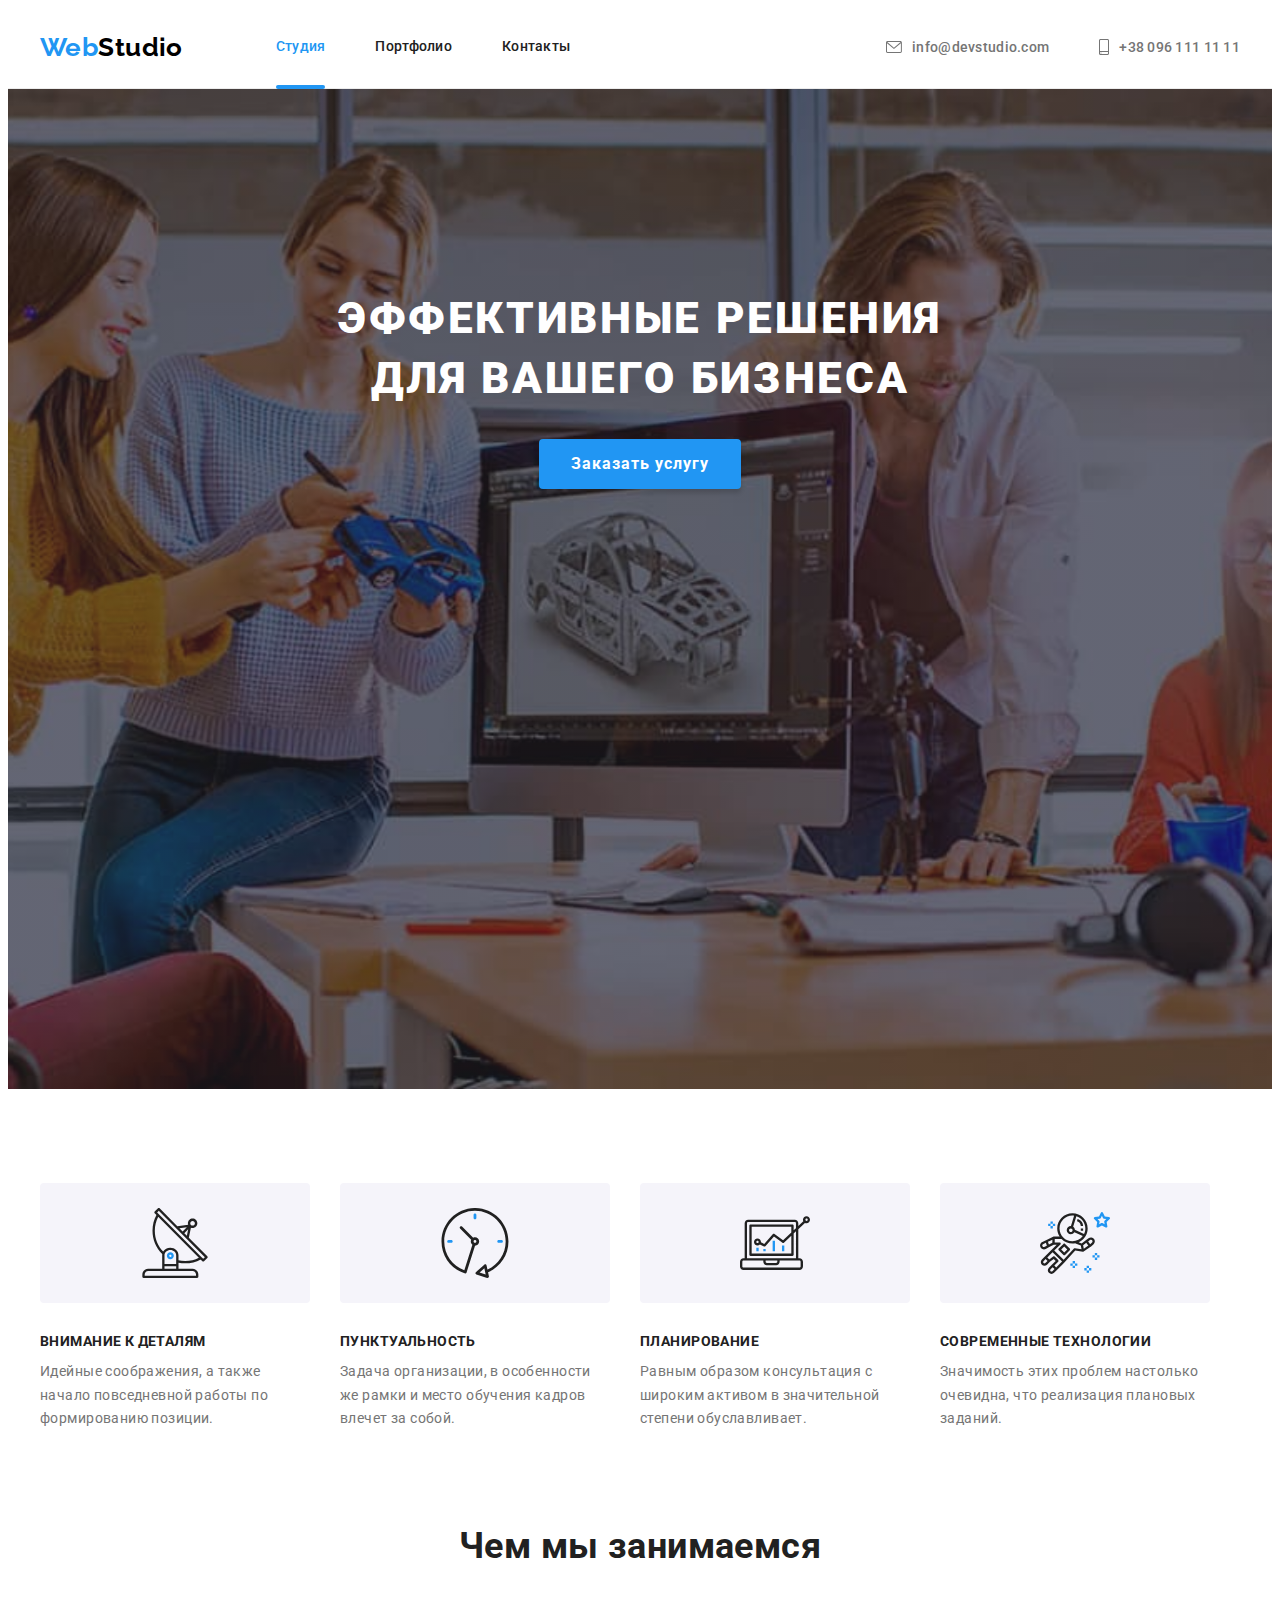
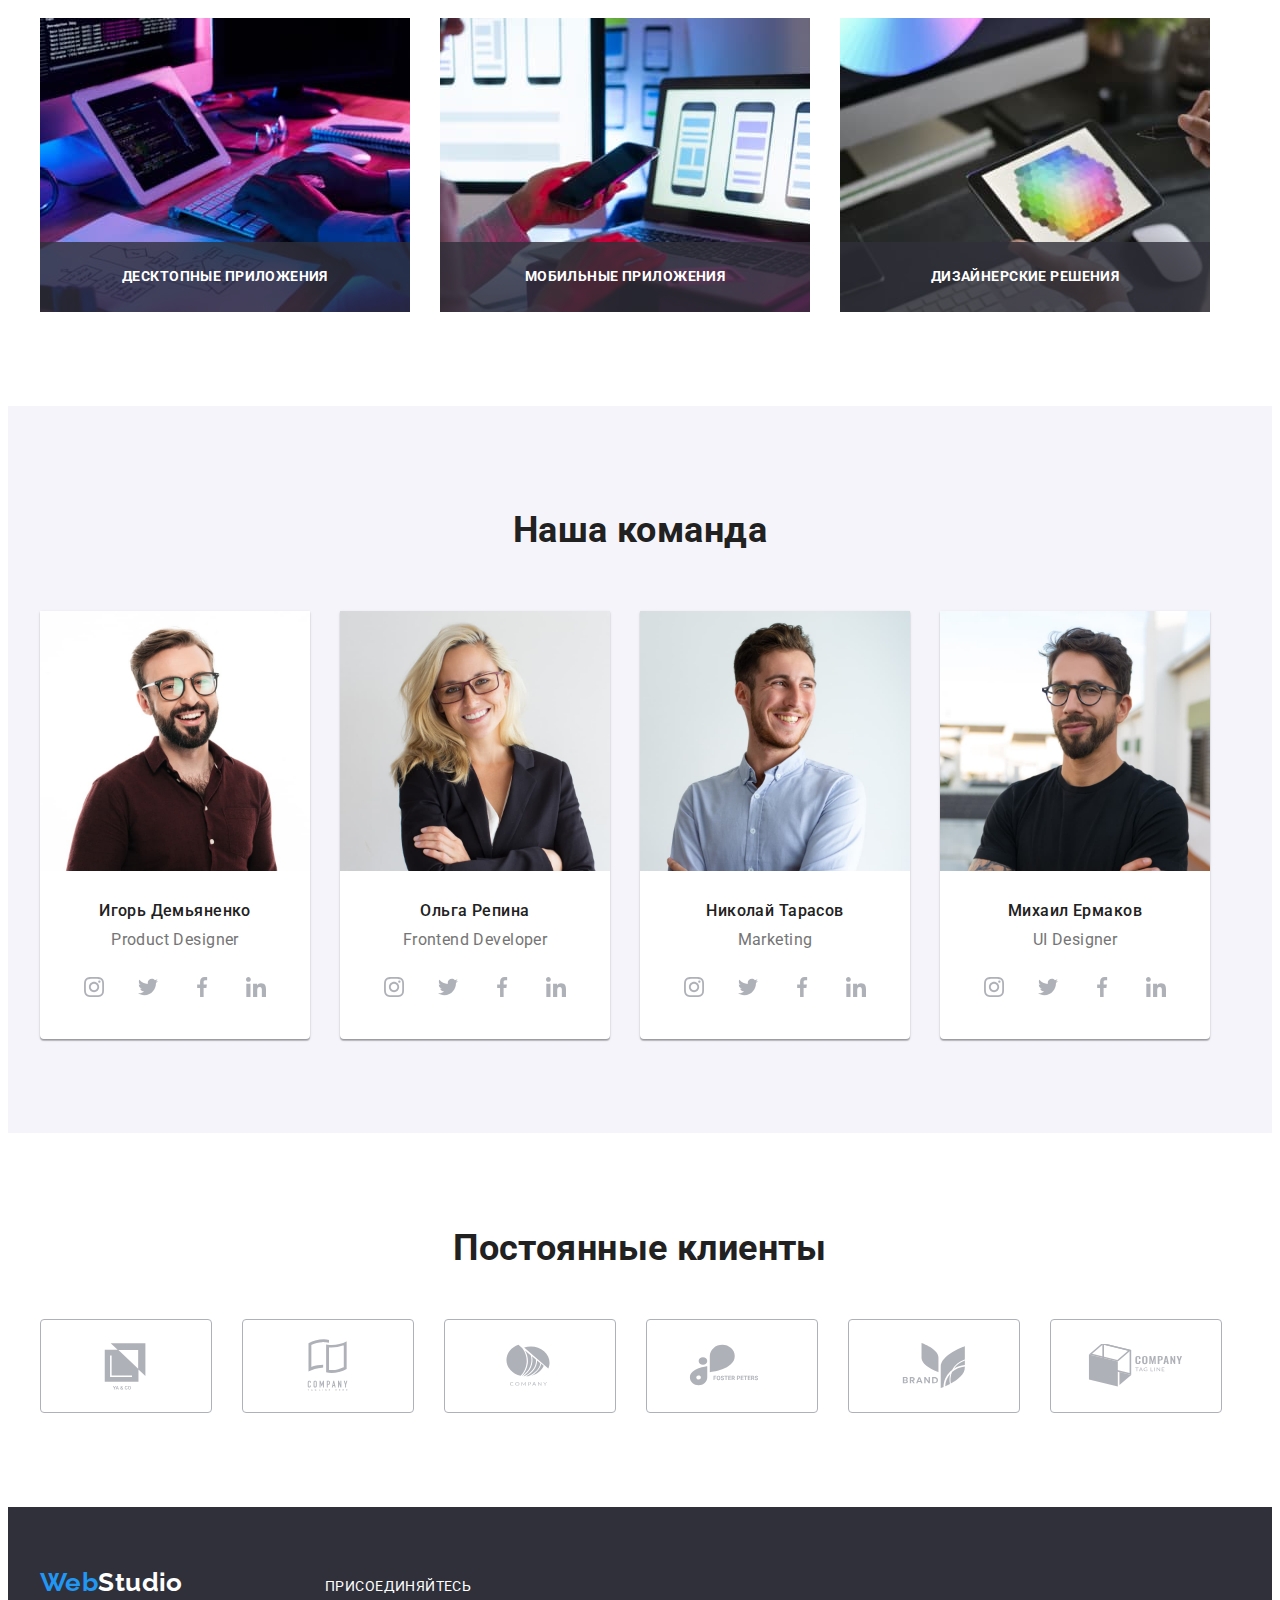
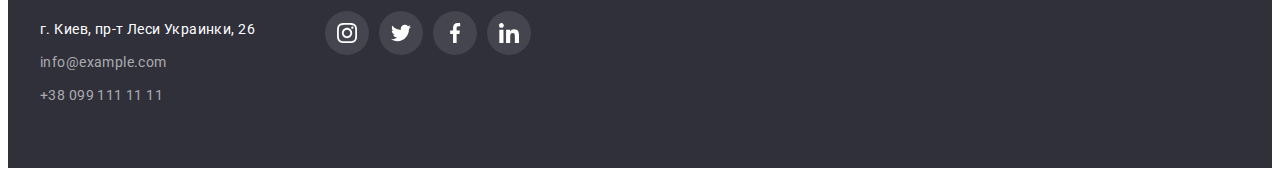
<file: index.html>
<!DOCTYPE html>
<html lang="ru">
  <head>
    <meta charset="UTF-8" />
    <meta http-equiv="X-UA-Compatible" content="IE=edge" />
    <meta name="viewport" content="width=device-width, initial-scale=1.0" />
    <link rel="preconnect" href="https://fonts.googleapis.com" />
    <link rel="preconnect" href="https://fonts.gstatic.com" crossorigin />
    <link
      href="https://fonts.googleapis.com/css2?family=Raleway:wght@700&family=Roboto:wght@400;500;700;900&display=swap"
      rel="stylesheet"
    />
    <title lang="en">Web Studio</title>
    <link
      rel="stylesheet"
      href="https://cdnjs.cloudflare.com/ajax/libs/modern-normalize/1.1.0/modern-normalize.min.css"
      integrity="sha512-wpPYUAdjBVSE4KJnH1VR1HeZfpl1ub8YT/NKx4PuQ5NmX2tKuGu6U/JRp5y+Y8XG2tV+wKQpNHVUX03MfMFn9Q=="
      crossorigin="anonymous"
      referrerpolicy="no-referrer"
    />
    <link rel="stylesheet" href="./css/styles.css" />
  </head>
  <body>
    <header class="header">
      <div class="container main-header">
        <!--.......................................ЛОГОТИП............................................................ -->
        <a lang="en" href="" class="header-logo logo link"><span class="span">Web</span>Studio</a>
        <!-- ..................................НАВІГАЦІЯ..........................................................  -->
        <nav class="header-nav">
          <ul class="header-list list">
            <li class="header-item">
              <a href="./index.html" class="header-link curent link">Студия</a>
            </li>
            <li class="header-item">
              <a href="./portfolio.html" class="header-link link">Портфолио</a>
            </li>
            <li class="header-item"><a href="" class="header-link link">Контакты</a></li>
          </ul>
        </nav>
        <!-- .............................................ПОШТА Та ТЕЛЕФОН............................................ -->
        <ul class="header-contact-list list">
          <li class="header-contact">
            <a href="mailto:info@devstudio.com" class="header-address link"
              ><svg class="header-contact-icon" width="16" height="12">
                <use href="./images/symbol-defs.svg#icon-envelope"></use></svg
              >info@devstudio.com</a
            >
          </li>
          <li class="header-contact">
            <a href="tel:+380961111111" class="header-address link"
              ><svg class="header-contact-icon" width="10" height="16">
                <use href="./images/symbol-defs.svg#icon-smartphone"></use></svg
              >+38 096 111 11 11</a
            >
          </li>
        </ul>
      </div>
    </header>
    <main class="main">
      <!--........................................HERO......................................................-->
      <section class="hero">
        <div class="container">
          <h1 class="main-hero">Эффективные решения для вашего бизнеса</h1>
          <button type="button" class="main-button" data-modal-open>Заказать услугу</button>
        </div>
        <div class="backdrop is-hidden" data-modal>
          <div class="modal">
            <button type="button" class="hero-close-button" data-modal-close>
              <svg
                width="30"
                height="30"
                viewBox="0 0 30 30"
                fill="none"
                xmlns="http://www.w3.org/2000/svg"
              >
                <circle cx="15" cy="15" r="15" fill="white" />
                <circle cx="15" cy="15" r="14.5" stroke="black" stroke-opacity="0.1" />
                <path
                  d="M21 10.1079L19.8921 9L15.5 13.3921L11.1079 9L10 10.1079L14.3921 14.5L10 18.8921L11.1079 20L15.5 15.6079L19.8921 20L21 18.8921L16.6079 14.5L21 10.1079Z"
                  fill="black"
                />
              </svg>
            </button>
          </div>
        </div>
      </section>
      <!-- ........................................ЯКОСТІ................................................ -->
      <section class="quality">
        <div class="container">
          <h2 class="visually-hidden">Качества компании</h2>
          <ul class="quality-list list">
            <li class="quality-item">
              <div class="quality-icon">
                <svg class="quality-contact-icon" width="70" height="70">
                  <use href="./images/symbol-defs.svg#icon-antenna"></use>
                </svg>
              </div>
              <h3 class="quality-title">Внимание к деталям</h3>
              <p class="quality-subtitle">
                Идейные соображения, а также начало повседневной работы по формированию позиции.
              </p>
            </li>
            <li class="quality-item">
              <div class="quality-icon">
                <svg class="quality-contact-icon" width="70" height="70">
                  <use href="./images/symbol-defs.svg#icon-clock"></use>
                </svg>
              </div>
              <h3 class="quality-title">Пунктуальность</h3>
              <p class="quality-subtitle">
                Задача организации, в особенности же рамки и место обучения кадров влечет за собой.
              </p>
            </li>
            <li class="quality-item">
              <div class="quality-icon">
                <svg class="quality-contact-icon" width="70" height="70">
                  <use href="./images/symbol-defs.svg#icon-diagram"></use>
                </svg>
              </div>
              <h3 class="quality-title">Планирование</h3>
              <p class="quality-subtitle">
                Равным образом консультация с широким активом в значительной степени обуславливает.
              </p>
            </li>
            <li class="quality-item">
              <div class="quality-icon">
                <svg class="quality-contact-icon" width="70" height="70">
                  <use href="./images/symbol-defs.svg#icon-astronaut"></use>
                </svg>
              </div>
              <h3 class="quality-title">Современные технологии</h3>
              <p class="quality-subtitle">
                Значимость этих проблем настолько очевидна, что реализация плановых заданий.
              </p>
            </li>
          </ul>
        </div>
      </section>
      <!-- .............................КАРТИНКИ РОБОТИ............................................ -->
      <section class="job">
        <div class="container">
          <h2 class="job-title">Чем мы занимаемся</h2>
          <ul class="job-list list">
            <li class="job-item">
              <img src="./images/img-1.jpg" alt="програмист пишет код на ноутбуке" width="370" />
              <p class="job-text">Десктопные приложения</p>
            </li>
            <li class="job-item">
              <img
                src="./images/img-2.jpg"
                alt="дизайнер подбирает стиль програмы для телефона на ноутбуке"
                width="370"
              />
              <p class="job-text">Мобильные приложения</p>
            </li>
            <li class="job-item">
              <img
                src="./images/img-3.jpg"
                alt="дизайнер ищет нужный цвет на планшете"
                width="370"
              />
              <p class="job-text">Дизайнерские решения</p>
            </li>
          </ul>
        </div>
      </section>
      <!--.....................................КОМАНДА.............................................-->
      <section class="team">
        <div class="container">
          <h2 class="team-title">Наша команда</h2>
          <ul class="team-list list">
            <li class="team-item">
              <img src="./images/photo-1.jpg" alt="Игорь Демьяненко" width="270" />
              <div class="container-team">
                <h3 class="team-heading">Игорь Демьяненко</h3>
                <p lang="en" class="team-subtitle">Product Designer</p>
                <ul class="team-soc-list list">
                  <li class="team-soc-item">
                    <a href="" class="team-soc-linc link"
                      ><svg class="team-soc-icon" width="20" height="20">
                        <use href="./images/symbol-defs.svg#icon-instagram"></use></svg
                    ></a>
                  </li>
                  <li class="team-soc-item">
                    <a href="" class="team-soc-linc link"
                      ><svg class="team-soc-icon" width="20" height="20">
                        <use href="./images/symbol-defs.svg#icon-twitter"></use></svg
                    ></a>
                  </li>
                  <li class="team-soc-item">
                    <a href="" class="team-soc-linc link"
                      ><svg class="team-soc-icon" width="20" height="20">
                        <use href="./images/symbol-defs.svg#icon-facebook"></use></svg
                    ></a>
                  </li>
                  <li class="team-soc-item">
                    <a href="" class="team-soc-linc link"
                      ><svg class="team-soc-icon" width="20" height="20">
                        <use href="./images/symbol-defs.svg#icon-linkedin"></use></svg
                    ></a>
                  </li>
                </ul>
              </div>
            </li>
            <li class="team-item">
              <img src="./images/photo-2.jpg" alt="Ольга Репина" width="270" />
              <div class="container-team">
                <h3 class="team-heading">Ольга Репина</h3>
                <p lang="en" class="team-subtitle">Frontend Developer</p>
                <ul class="team-soc-list list">
                  <li class="team-soc-item">
                    <a href="" class="team-soc-linc link"
                      ><svg class="team-soc-icon" width="20" height="20">
                        <use href="./images/symbol-defs.svg#icon-instagram"></use></svg
                    ></a>
                  </li>
                  <li class="team-soc-item">
                    <a href="" class="team-soc-linc link"
                      ><svg class="team-soc-icon" width="20" height="20">
                        <use href="./images/symbol-defs.svg#icon-twitter"></use></svg
                    ></a>
                  </li>
                  <li class="team-soc-item">
                    <a href="" class="team-soc-linc link"
                      ><svg class="team-soc-icon" width="20" height="20">
                        <use href="./images/symbol-defs.svg#icon-facebook"></use></svg
                    ></a>
                  </li>
                  <li class="team-soc-item">
                    <a href="" class="team-soc-linc link"
                      ><svg class="team-soc-icon" width="20" height="20">
                        <use href="./images/symbol-defs.svg#icon-linkedin"></use></svg
                    ></a>
                  </li>
                </ul>
              </div>
            </li>
            <li class="team-item">
              <img src="./images/photo-3.jpg" alt="Николай Тарасов" width="270" />
              <div class="container-team">
                <h3 class="team-heading">Николай Тарасов</h3>
                <p lang="en" class="team-subtitle">Marketing</p>
                <ul class="team-soc-list list">
                  <li class="team-soc-item">
                    <a href="" class="team-soc-linc link"
                      ><svg class="team-soc-icon" width="20" height="20">
                        <use href="./images/symbol-defs.svg#icon-instagram"></use></svg
                    ></a>
                  </li>
                  <li class="team-soc-item">
                    <a href="" class="team-soc-linc link"
                      ><svg class="team-soc-icon" width="20" height="20">
                        <use href="./images/symbol-defs.svg#icon-twitter"></use></svg
                    ></a>
                  </li>
                  <li class="team-soc-item">
                    <a href="" class="team-soc-linc link"
                      ><svg class="team-soc-icon" width="20" height="20">
                        <use href="./images/symbol-defs.svg#icon-facebook"></use></svg
                    ></a>
                  </li>
                  <li class="team-soc-item">
                    <a href="" class="team-soc-linc link"
                      ><svg class="team-soc-icon" width="20" height="20">
                        <use href="./images/symbol-defs.svg#icon-linkedin"></use></svg
                    ></a>
                  </li>
                </ul>
              </div>
            </li>
            <li class="team-item">
              <img src="./images/photo-4.jpg" alt="Михаил Ермаков" width="270" />
              <div class="container-team">
                <h3 class="team-heading">Михаил Ермаков</h3>
                <p lang="en" class="team-subtitle">UI Designer</p>
                <ul class="team-soc-list list">
                  <li class="team-soc-item">
                    <a href="" class="team-soc-linc link"
                      ><svg class="team-soc-icon" width="20" height="20">
                        <use href="./images/symbol-defs.svg#icon-instagram"></use></svg
                    ></a>
                  </li>
                  <li class="team-soc-item">
                    <a href="" class="team-soc-linc link"
                      ><svg class="team-soc-icon" width="20" height="20">
                        <use href="./images/symbol-defs.svg#icon-twitter"></use></svg
                    ></a>
                  </li>
                  <li class="team-soc-item">
                    <a href="" class="team-soc-linc link"
                      ><svg class="team-soc-icon" width="20" height="20">
                        <use href="./images/symbol-defs.svg#icon-facebook"></use></svg
                    ></a>
                  </li>
                  <li class="team-soc-item">
                    <a href="" class="team-soc-linc link"
                      ><svg class="team-soc-icon" width="20" height="20">
                        <use href="./images/symbol-defs.svg#icon-linkedin"></use></svg
                    ></a>
                  </li>
                </ul>
              </div>
            </li>
          </ul>
        </div>
      </section>
      <!-- .........................REGULAR CUSTOMERS................................ -->
      <section class="customers">
        <div class="container">
          <!-- <div class="client"> -->
          <h2 class="client-title">Постоянные клиенты</h2>
          <ul class="client-list list">
            <li class="client-item">
              <a href="" class="client-link link"
                ><svg class="client-icon" width="106" height="60">
                  <use href="./images/symbol-defs.svg#icon-yaco"></use></svg
              ></a>
            </li>
            <li class="client-item">
              <a href="" class="client-link link"
                ><svg class="client-icon" width="106" height="60">
                  <use href="./images/symbol-defs.svg#icon-company_th"></use></svg
              ></a>
            </li>
            <li class="client-item">
              <a href="" class="client-link link"
                ><svg class="client-icon" width="106" height="60">
                  <use href="./images/symbol-defs.svg#icon-company"></use></svg
              ></a>
            </li>
            <li class="client-item">
              <a href="" class="client-link link"
                ><svg class="client-icon" width="106" height="60">
                  <use href="./images/symbol-defs.svg#icon-foster_peters"></use></svg
              ></a>
            </li>
            <li class="client-item">
              <a href="" class="client-link link"
                ><svg class="client-icon" width="106" height="60">
                  <use href="./images/symbol-defs.svg#icon-brand"></use></svg
              ></a>
            </li>
            <li class="client-item">
              <a href="" class="client-link link"
                ><svg class="client-icon" width="106" height="60">
                  <use href="./images/symbol-defs.svg#icon-company_tl"></use></svg
              ></a>
            </li>
          </ul>
          <!-- </div> -->
        </div>
      </section>
    </main>
    <footer class="footer">
      <div class="container">
        <div class="footer-contact">
          <!--....................................ЛОГОТИП ФУТЕРА............................................-->
          <a lang="en" href="" class="footer-logo logo link"><span class="span">Web</span>Studio</a>
          <!-- .............................................КОНТАКТИ.......................................  -->
          <address class="footer-address">
            <ul class="footer-list list">
              <li class="footer-item">
                <a
                  href="https://goo.gl/maps/SqQWR5TgpohsML3E9"
                  target="_blank"
                  rel="noopener nofollow noreferrer"
                  class="footer-gps link hover"
                  >г. Киев, пр-т Леси Украинки, 26</a
                >
              </li>
              <!-- ...............................................ТЕЛЕФОН ТА ПОШТА........................................................... -->
              <li class="footer-item">
                <a href="mailto:info@example.com" class="footer-tel link hover">info@example.com</a>
              </li>
              <li class="footer-item">
                <a href="tel:+380991111111" class="footer-tel link hover">+38 099 111 11 11</a>
              </li>
            </ul>
          </address>
        </div>
        <!-- ......................SOCIAL NETWORK............................... -->
        <div class="footer-soc">
          <p class="footer-title">присоединяйтесь</p>
          <ul class="footer-soc-list list">
            <li class="footer-soc-item">
              <a href="" class="footer-soc-linc link"
                ><svg class="footer-soc-icon" width="20" height="20">
                  <use href="./images/symbol-defs.svg#icon-instagram"></use></svg
              ></a>
            </li>
            <li class="footer-soc-item">
              <a href="" class="footer-soc-linc link"
                ><svg class="footer-soc-icon" width="20" height="20">
                  <use href="./images/symbol-defs.svg#icon-twitter"></use></svg
              ></a>
            </li>
            <li class="footer-soc-item">
              <a href="" class="footer-soc-linc link"
                ><svg class="footer-soc-icon" width="20" height="20">
                  <use href="./images/symbol-defs.svg#icon-facebook"></use></svg
              ></a>
            </li>
            <li class="footer-soc-item">
              <a href="" class="footer-soc-linc link"
                ><svg class="footer-soc-icon" width="20" height="20">
                  <use href="./images/symbol-defs.svg#icon-linkedin"></use></svg
              ></a>
            </li>
          </ul>
        </div>
      </div>
    </footer>
    <script src="./js/modal.js"></script>
  </body>
</html>
</file>
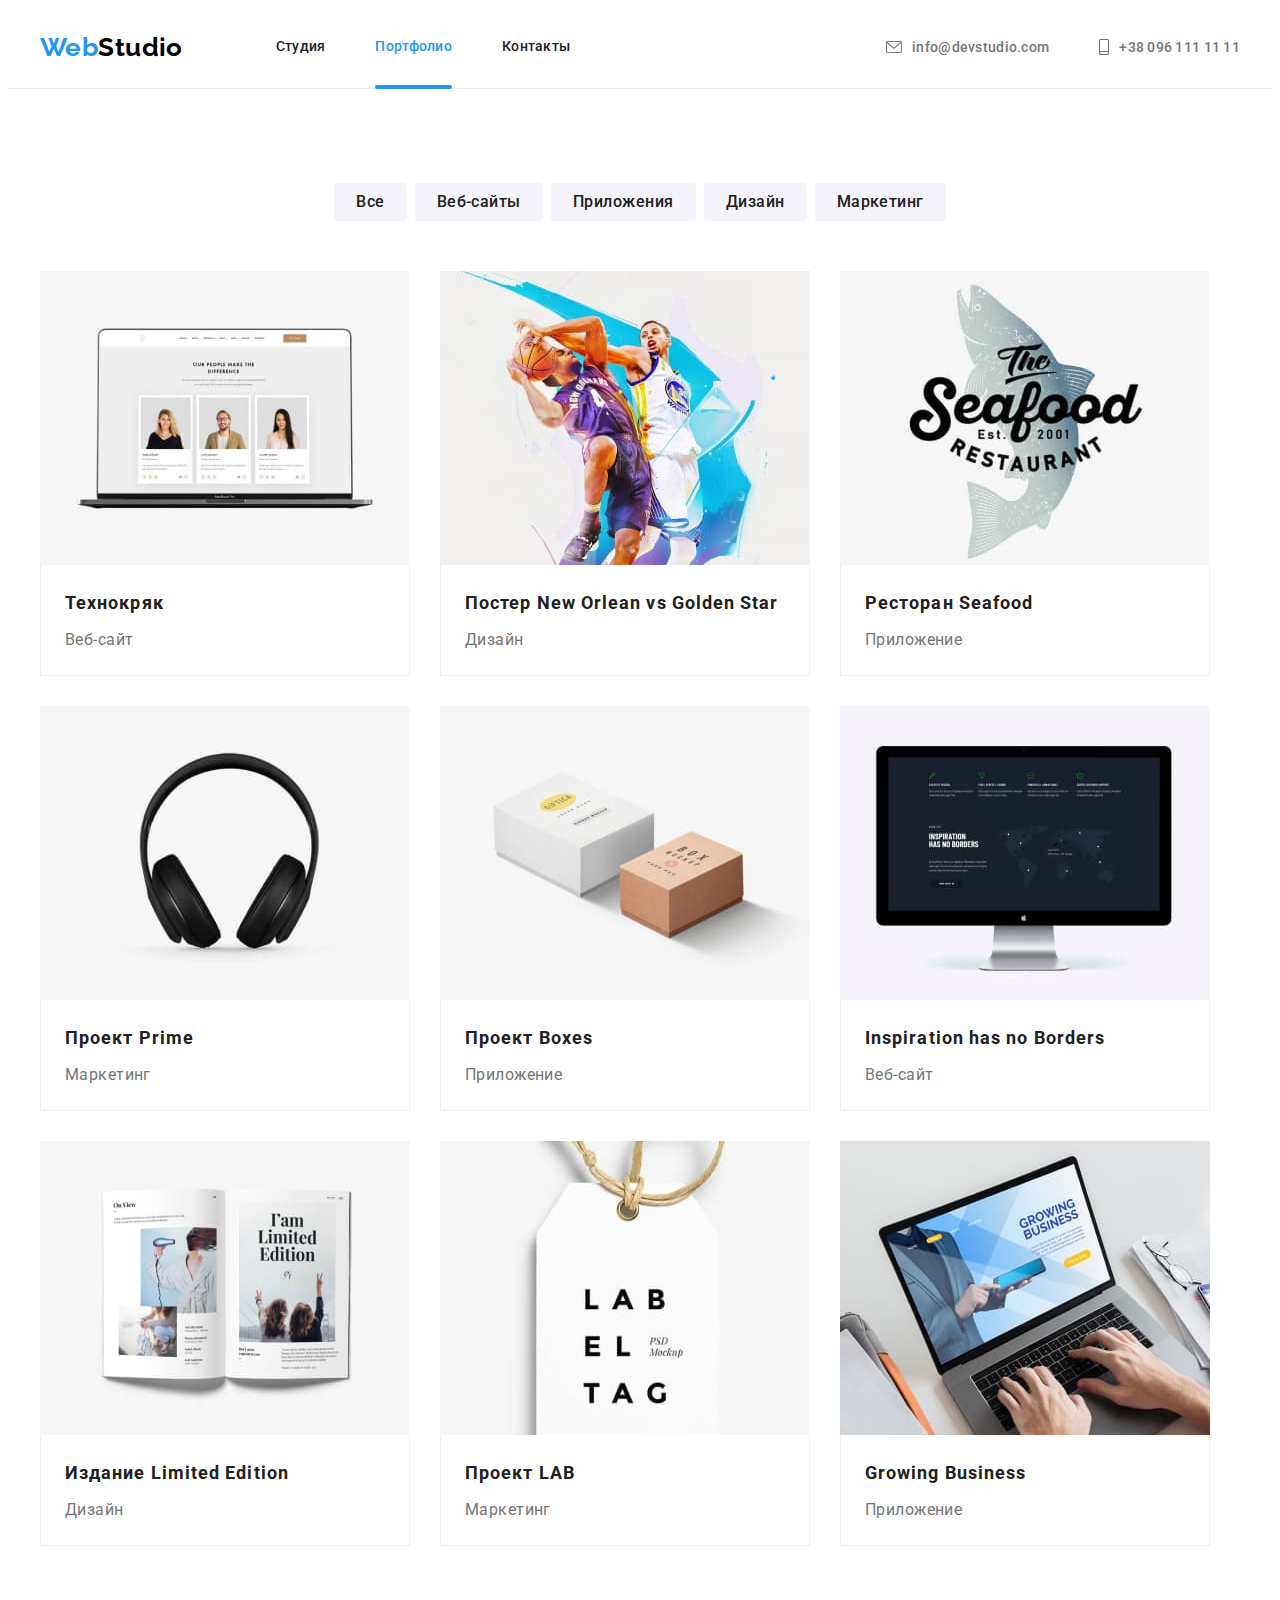
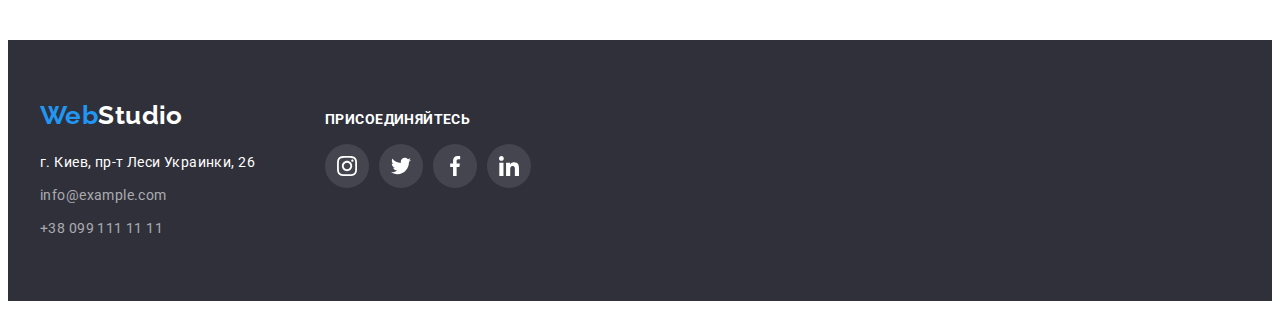
<file: portfolio.html>
<!DOCTYPE html>
<html lang="ru">
  <head>
    <meta charset="UTF-8" />
    <meta http-equiv="X-UA-Compatible" content="IE=edge" />
    <meta name="viewport" content="width=device-width, initial-scale=1.0" />
    <link rel="preconnect" href="https://fonts.googleapis.com" />
    <link rel="preconnect" href="https://fonts.gstatic.com" crossorigin />
    <link
      href="https://fonts.googleapis.com/css2?family=Raleway:wght@700&family=Roboto:wght@400;500;700;900&display=swap"
      rel="stylesheet"
    />
    <title lang="en">Web Studio</title>
    <link
      rel="stylesheet"
      href="https://cdnjs.cloudflare.com/ajax/libs/modern-normalize/1.1.0/modern-normalize.min.css"
      integrity="sha512-wpPYUAdjBVSE4KJnH1VR1HeZfpl1ub8YT/NKx4PuQ5NmX2tKuGu6U/JRp5y+Y8XG2tV+wKQpNHVUX03MfMFn9Q=="
      crossorigin="anonymous"
      referrerpolicy="no-referrer"
    />
    <link rel="stylesheet" href="./css/styles.css" />
  </head>
  <body>
    <header class="header">
      <div class="container main-header">
        <!--.......................................ЛОГОТИП............................................................ -->
        <a lang="en" href="" class="header-logo logo link"><span class="span">Web</span>Studio</a>
        <!-- ..................................НАВІГАЦІЯ..........................................................  -->
        <nav class="header-nav">
          <ul class="header-list list">
            <li class="header-item">
              <a href="./index.html" class="header-link link">Студия</a>
            </li>
            <li class="header-item">
              <a href="./portfolio.html" class="header-link curent link">Портфолио</a>
            </li>
            <li class="header-item"><a href="" class="header-link link">Контакты</a></li>
          </ul>
        </nav>
        <!-- .............................................ПОШТА Та ТЕЛЕФОН............................................ -->
        <ul class="header-contact-list list">
          <li class="header-contact">
            <a href="mailto:info@devstudio.com" class="header-address link"
              ><svg class="header-contact-icon" width="16" height="12">
                <use href="./images/symbol-defs.svg#icon-envelope"></use></svg
              >info@devstudio.com</a
            >
          </li>
          <li class="header-contact">
            <a href="tel:+380961111111" class="header-address link"
              ><svg class="header-contact-icon" width="10" height="16">
                <use href="./images/symbol-defs.svg#icon-smartphone"></use></svg
              >+38 096 111 11 11</a
            >
          </li>
        </ul>
      </div>
    </header>
    <main class="portfolio">
      <section class="portfolio-section">
        <div class="container">
          <h1 class="visually-hidden">Портфолио</h1>
          <ul class="portfolio-list list">
            <!-- ............................................ФІЛЬТР................................................ -->
            <li class="portfolio-filter">
              <button type="button" class="portfolio-btn">Все</button>
            </li>
            <li class="portfolio-filter">
              <button type="button" class="portfolio-btn">Веб-сайты</button>
            </li>
            <li class="portfolio-filter">
              <button type="button" class="portfolio-btn">Приложения</button>
            </li>
            <li class="portfolio-filter">
              <button type="button" class="portfolio-btn">Дизайн</button>
            </li>
            <li class="portfolio-filter">
              <button type="button" class="portfolio-btn">Маркетинг</button>
            </li>
          </ul>
          <ul class="portfolio-items list">
            <li class="portfolio-item">
              <a href="" class="portfolio-link link">
                <div class="portfolio-wrap">
                  <img
                    src="./images/portfolio(1).jpg"
                    alt="макбук с картинками портфолио"
                    width="370"
                    class="portfolio-picture"
                  />
                  <p class="portfolio-text">
                    Ресурс предлагает комплексные предложения с разным уровнем функционала и
                    сервисов. Все это позволит посетителю получить исчерпывающие сведения о компании
                    или частном лице.
                  </p>
                </div>
                <div class="container-portfolio">
                  <h2 class="portfolio-title">Технокряк</h2>
                  <p class="portfolio-subtitle">Веб-сайт</p>
                </div></a
              >
            </li>
            <li class="portfolio-item">
              <a href="" class="portfolio-link link">
                <div class="portfolio-wrap">
                  <img
                    src="./images/portfolio(2).jpg"
                    alt="два баскетболиста играют баскетбол"
                    width="370"
                    class="portfolio-picture"
                  />
                  <p class="portfolio-text">
                    Ресурс предлагает комплексные предложения с разным уровнем функционала и
                    сервисов. Все это позволит посетителю получить исчерпывающие сведения о компании
                    или частном лице.
                  </p>
                </div>
                <div class="container-portfolio">
                  <h2 class="portfolio-title">Постер New Orlean vs Golden Star</h2>
                  <p class="portfolio-subtitle">Дизайн</p>
                </div></a
              >
            </li>
            <li class="portfolio-item">
              <a href="" class="portfolio-link link">
                <div class="portfolio-wrap">
                  <img
                    src="./images/portfolio(3).jpg"
                    alt="емблема ресторана"
                    width="370"
                    class="portfolio-picture"
                  />
                  <p class="portfolio-text">
                    Ресурс предлагает комплексные предложения с разным уровнем функционала и
                    сервисов. Все это позволит посетителю получить исчерпывающие сведения о компании
                    или частном лице.
                  </p>
                </div>
                <div class="container-portfolio">
                  <h2 class="portfolio-title">Ресторан Seafood</h2>
                  <p class="portfolio-subtitle">Приложение</p>
                </div></a
              >
            </li>
            <li class="portfolio-item">
              <a href="" class="portfolio-link link">
                <div class="portfolio-wrap">
                  <img
                    src="./images/portfolio(4).jpg"
                    alt="беспроводные наушники"
                    width="370"
                    class="portfolio-picture"
                  />
                  <p class="portfolio-text">
                    Ресурс предлагает комплексные предложения с разным уровнем функционала и
                    сервисов. Все это позволит посетителю получить исчерпывающие сведения о компании
                    или частном лице.
                  </p>
                </div>
                <div class="container-portfolio">
                  <h2 class="portfolio-title">Проект Prime</h2>
                  <p class="portfolio-subtitle">Маркетинг</p>
                </div></a
              >
            </li>
            <li class="portfolio-item">
              <a href="" class="portfolio-link link">
                <div class="portfolio-wrap">
                  <img
                    src="./images/portfolio(5).jpg"
                    alt="коробки с логотипами"
                    width="370"
                    class="portfolio-picture"
                  />
                  <p class="portfolio-text">
                    Ресурс предлагает комплексные предложения с разным уровнем функционала и
                    сервисов. Все это позволит посетителю получить исчерпывающие сведения о компании
                    или частном лице.
                  </p>
                </div>
                <div class="container-portfolio">
                  <h2 class="portfolio-title">Проект Boxes</h2>
                  <p class="portfolio-subtitle">Приложение</p>
                </div></a
              >
            </li>
            <li class="portfolio-item">
              <a href="" class="portfolio-link link">
                <div class="portfolio-wrap">
                  <img
                    src="./images/portfolio(6).jpg"
                    alt="монитор с изображением карты мира"
                    width="370"
                    class="portfolio-picture"
                  />
                  <p class="portfolio-text">
                    Ресурс предлагает комплексные предложения с разным уровнем функционала и
                    сервисов. Все это позволит посетителю получить исчерпывающие сведения о компании
                    или частном лице.
                  </p>
                </div>
                <div class="container-portfolio">
                  <h2 class="portfolio-title">Inspiration has no Borders</h2>
                  <p class="portfolio-subtitle">Веб-сайт</p>
                </div></a
              >
            </li>
            <li class="portfolio-item">
              <a href="" class="portfolio-link link">
                <div class="portfolio-wrap">
                  <img
                    src="./images/portfolio(7).jpg"
                    alt="журнал Limited Edition"
                    width="370"
                    class="portfolio-picture"
                  />
                  <p class="portfolio-text">
                    Ресурс предлагает комплексные предложения с разным уровнем функционала и
                    сервисов. Все это позволит посетителю получить исчерпывающие сведения о компании
                    или частном лице.
                  </p>
                </div>
                <div class="container-portfolio">
                  <h2 class="portfolio-title">Издание Limited Edition</h2>
                  <p class="portfolio-subtitle">Дизайн</p>
                </div></a
              >
            </li>
            <li class="portfolio-item">
              <a href="" class="portfolio-link link">
                <div class="portfolio-wrap">
                  <img
                    src="./images/portfolio(8).jpg"
                    alt="бирка с логотипом"
                    width="370"
                    class="portfolio-picture"
                  />
                  <p class="portfolio-text">
                    Ресурс предлагает комплексные предложения с разным уровнем функционала и
                    сервисов. Все это позволит посетителю получить исчерпывающие сведения о компании
                    или частном лице.
                  </p>
                </div>
                <div class="container-portfolio">
                  <h2 class="portfolio-title">Проект LAB</h2>
                  <p class="portfolio-subtitle">Маркетинг</p>
                </div></a
              >
            </li>
            <li class="portfolio-item">
              <a href="" class="portfolio-link link">
                <div class="portfolio-wrap">
                  <img
                    src="./images/portfolio(9).jpg"
                    alt="ноутбус с изображением текста Growing Business"
                    width="370"
                    class="portfolio-picture"
                  />
                  <p class="portfolio-text">
                    Ресурс предлагает комплексные предложения с разным уровнем функционала и
                    сервисов. Все это позволит посетителю получить исчерпывающие сведения о компании
                    или частном лице.
                  </p>
                </div>
                <div class="container-portfolio">
                  <h2 class="portfolio-title">Growing Business</h2>
                  <p class="portfolio-subtitle">Приложение</p>
                </div></a
              >
            </li>
          </ul>
        </div>
      </section>
    </main>
    <footer class="footer">
      <div class="container">
        <div class="footer-contact">
          <!--....................................ЛОГОТИП ФУТЕРА............................................-->
          <a lang="en" href="" class="footer-logo logo link"><span class="span">Web</span>Studio</a>
          <!-- .............................................КОНТАКТИ.......................................  -->
          <address class="footer-address">
            <ul class="footer-list list">
              <li class="footer-item">
                <a
                  href="https://goo.gl/maps/SqQWR5TgpohsML3E9"
                  target="_blank"
                  rel="noopener nofollow noreferrer"
                  class="footer-gps link hover"
                  >г. Киев, пр-т Леси Украинки, 26</a
                >
              </li>
              <!-- ...............................................ТЕЛЕФОН ТА ПОШТА........................................................... -->
              <li class="footer-item">
                <a href="mailto:info@example.com" class="footer-tel link hover">info@example.com</a>
              </li>
              <li class="footer-item">
                <a href="tel:+380991111111" class="footer-tel link hover">+38 099 111 11 11</a>
              </li>
            </ul>
          </address>
        </div>
        <!-- ......................SOCIAL NETWORK............................... -->
        <div class="footer-soc">
          <h2 class="footer-title">присоединяйтесь</h2>
          <ul class="footer-soc-list list">
            <li class="footer-soc-item">
              <a href="" class="footer-soc-linc link"
                ><svg class="footer-soc-icon" width="20" height="20">
                  <use href="./images/symbol-defs.svg#icon-instagram"></use></svg
              ></a>
            </li>
            <li class="footer-soc-item">
              <a href="" class="footer-soc-linc link"
                ><svg class="footer-soc-icon" width="20" height="20">
                  <use href="./images/symbol-defs.svg#icon-twitter"></use></svg
              ></a>
            </li>
            <li class="footer-soc-item">
              <a href="" class="footer-soc-linc link"
                ><svg class="footer-soc-icon" width="20" height="20">
                  <use href="./images/symbol-defs.svg#icon-facebook"></use></svg
              ></a>
            </li>
            <li class="footer-soc-item">
              <a href="" class="footer-soc-linc link"
                ><svg class="footer-soc-icon" width="20" height="20">
                  <use href="./images/symbol-defs.svg#icon-linkedin"></use></svg
              ></a>
            </li>
          </ul>
        </div>
      </div>
    </footer>
  </body>
</html>
</file>
<file: css/styles.css>
:root{
    --main-text-color:#212121;
    --accent-color:#2196F3;
    --title-color:#212121;
    --subtitle-color: #757575;
    --secondary-text-color: #757575;
    --wite-color:#ffffff;
    --black-color:#000000;
    --footer-address-color:rgba(255, 255, 255, 0.6);
    --background-btn-color:#F5F4FA;
    --hero-color:#2F303A;
    --batton-hover-color:#188CE8;
    --typical-margin:10px;
    --thirty-margin:30px;
    --twenty-margin:20px;
    --border-color:#EEEEEE;
    --b-grey-color:#AFB1B8;

}
p,h1,h2,h3,h4,h5,h6 { 
    margin: 0;
    /* outline: 1px solid teal */
    /* 3333333333333 */
}
ul{
    margin: 0;
    padding-left: 0;
    /* outline: 1px solid greenyellow */
    /* 3333333333333 */
}
/* div{
    outline: 1px solid #5d00ff
} */

img{
    display: block;
}
body{
    font-family: 'Roboto', sans-serif;
    background-color: var(--wite-color);
    letter-spacing: 0.03em;
    color: var(--main-text-color);
    font-size: 14px;
}
.container{
    width: 1200px;
    margin: 0 auto;
    padding-left: 15px;
    padding-right: 15px;
    /* outline: 1px solid red; */
}

.list{
    list-style: none;
}
.link{
    text-decoration: none;
}
.visually-hidden {
  position: absolute;
  white-space: nowrap;
  width: 1px;
  height: 1px;
  overflow: hidden;
  border: 0;
  padding: 0;
  clip: rect(0 0 0 0);
  clip-path: inset(50%);
  margin: -1px;
}
.logo{
    font-family: 'Raleway', sans-serif;
    font-weight: 700;
    font-size: 26px;
    line-height: 1.19;
}    
.header-link.curent::after{
    content: "";
    position: absolute;
    width: 100%;
    height: 4px;
    background-color: var(--accent-color);
    border-radius: 2px;
    left: 0;
    bottom:-33.5px;
}
.header-link.curent{
    position: relative;
    color: var(--accent-color);

}
.header{
    padding-top: 24px;
    padding-bottom: 25px;
    border-bottom: 1px solid #ECECEC
}
.main-header{
    display: flex;
    align-items: center;
  
}
/* --------------------------------------------- Логотип --------------------------------------------------------- */
.header-logo {
     color:var(--black-color)
}
.span{
    color: var(--accent-color);
}

.header-list{
    display: flex;
    margin-left: 93px;

}
/* .......... використовуе марджини всім крім останнього ..............*/
.header-list .header-item:not(:last-child){
 margin-right: 50px;
}

.header-link:focus,
.header-link:hover {
    color: var(--accent-color);
}
.header-link {
    display: block;
    transition: color 250ms cubic-bezier(0.4, 0, 0.2, 1);

    color: var(--main-text-color);

    font-weight: 500;
    font-size: 14px;
    line-height: 1.14;
    letter-spacing: 0.02em;
    }


/*......................................пошта та телефон.............................*/

.header-address:focus,
.header-address:hover {
    color: var(--accent-color);}
  
.header-address {
    display: flex;
    align-items: center;
    transition: color 250ms cubic-bezier(0.4, 0, 0.2, 1);

    color: var(--secondary-text-color);
    font-weight: 500;
    font-size: 14px;
    line-height: 1.19;
    letter-spacing: 0.02em;
        }
        /*Використовуе марджин всім крім першого(тобто якщо в тебе е сосід з
        верху то тобі приміниться ця властивість..*/
.header-contact-list .header-contact + .header-contact{
    margin-left: 50px;
}
.header-contact-list{
    display: flex;
    margin-left: auto;
}
.header-contact-icon{
    margin-right: 10px;
    fill: currentColor;
    
}
/* ......................................HERO........................................*/
.hero{
    background-color: var(--hero-color);
    background-image: linear-gradient(rgba(47, 48, 58, 0.4),rgba(47, 48, 58, 0.4)), url(../images/hero-bg.jpg);
    background-repeat: no-repeat;
    background-position: center;
    background-size: cover;
    height: 600px;
    max-width: 1600px;
    margin: 0 auto;
    padding-top: 200px;
    padding-bottom: 200px;

}

.main-hero {

    color: var(--wite-color);
    font-weight: 900;
    font-size: 44px;
    line-height: 1.36;    
    text-align: center;
    letter-spacing: 0.06em;
    text-transform: uppercase;
    max-width: 696px;
    margin: 0 auto;
}
    

.main-button:hover,
.main-button:focus{
    background-color: var(--batton-hover-color)}


.main-button {
    display: block;
    align-items: center;
    transition: background-color 250ms cubic-bezier(0.4, 0, 0.2, 1);

    background-color: var(--accent-color);
    color: var(--wite-color);
    font-family:inherit;
    font-weight: 700;
    font-size: 16px;
    line-height: 1.88;  
    text-align: center;
    letter-spacing: 0.06em;
    cursor: pointer;
    margin: 0 auto;
    margin-top: 30px;
    padding: 10px 32px;
    border-radius: 4px;
    border: none;
    box-shadow: 0px 4px 4px rgba(0, 0, 0, 0.15);
}
.backdrop.is-hidden {
    visibility: hidden;
    opacity: 0;
    pointer-events: none;
}
.backdrop.is-hidden .modal{
    transform: translate(-50%, -50%) scale(0.85);
}

.backdrop {
    position: fixed;
    opacity: 1;
    transition: opacity 250ms cubic-bezier(0.4, 0, 0.2, 1), visibility 250ms cubic-bezier(0.4, 0, 0.2, 1);
    
    top: 0;
    left: 0;
    width: 100%;
    height: 100%;

    background-color:rgba(0, 0, 0, 0.2);
    
}
.modal {
    display: block;
    position: absolute;
    transform: translate(-50%, -50%) scale(1);
    transition: transform 250ms cubic-bezier(0.4, 0, 0.2, 1);
    top: 50%;
    left: 50%;
    width: 528px;
    min-height: 581px;
    border-radius: 4px;
    background-color:var(--wite-color);

}
.hero-close-button{
    display: block;
    position: absolute;
    top: 8px;
    right: 8px;
    border: none;
    background-color: transparent;
    cursor: pointer;
    padding: 0;
}


/* ------------------------------------------ якості----------------------------------- */
.quality-list{
    display: flex;
}
.quality-item{
    width: 270px;
}
.quality-list .quality-item +.quality-item{
    margin-left: 30px;
}

.quality{
    padding-top: 94px;
    padding-bottom: 94px;
}
.quality-title {
    display: block;

    margin-bottom: var(--typical-margin);
    text-align: left;
    font-size: 14px;
    line-height: 1.19;
    text-transform: uppercase;
}

.quality-subtitle {    
    display: block;

    color: var(--subtitle-color);
    
    line-height: 1.71;
    text-align: left;
    }
.quality-icon{
    display: flex;
    justify-content: center;
    align-items: center;

    width: 270px;
    height: 120px;

    background: var(--background-btn-color);
    border-radius: 4px;
    margin-bottom: 30px;
   
}
/* -------------------------------------------картинки роботи------------------------------------------ */
.job-list{
    display: flex;
    }
.job-list .job-item+.job-item {
    margin-left: 30px;
}
.job{
    padding-bottom: 94px;
}

.job-title {
    font-size: 36px;
    line-height: 1.17;
    text-align: center;
    margin-bottom: 50px;
}
.job-text{
    display: flex;
    position: absolute;
    align-items: center;
    justify-content: center;
   bottom: 0;
    left: 0;
    width: 100%;
    height: 70px;
    background-color: rgba(47, 48, 58, 0.8);
    font-weight: 700;
    line-height: 1.14;
    text-transform: uppercase;
    color:var(--wite-color)
}
.job-item{
    position: relative;
}



/* ----------------------------------- команда -------------------------------------------------------------- */
.team{
    background-color: var(--background-btn-color);
    padding-bottom: 94px;
    padding-top: 94px;
}
.team-title {
    font-size: 36px;
    line-height: 1.71;
    text-align: center;
    margin-bottom: 50px;
 }
.team-item{
    background: var(--wite-color);
    box-shadow: 0px 1px 3px rgba(0, 0, 0, 0.12), 0px 1px 1px rgba(0, 0, 0, 0.14), 0px 2px 1px rgba(0, 0, 0, 0.2);
    border-radius: 0px 0px 4px 4px;
}
 .team-list{
     display: flex;
 }
 .team-list .team-item+.team-item {
     margin-left: 30px;
 }
 .container-team{
     padding-top: 30px;
     padding-bottom: 30px;
 }
.team-heading {
    font-weight: 500;
    font-size: 16px;
    line-height: 1.19;
    text-align: center;
   }

.team-subtitle {
    font-size: 16px;
    line-height: 1.19;
    text-align: center;

    margin-top: var(--typical-margin);
    color: var(--subtitle-color);}
.team-soc-item{
    width: 44px;
    height: 44px;
    margin-right: 10px;
    
}
.team-soc-item:last-child{
    margin-right: 0;
}

.team-soc-linc{
    display: flex;
    align-items: center;
    justify-content: center;
    transition: background-color 250ms cubic-bezier(0.4, 0, 0.2, 1), fill 250ms cubic-bezier(0.4, 0, 0.2, 1);
   
    width: 100%;
    height: 100%;

    border-radius: 50%; 
    color: var(--b-grey-color);
}
.team-soc-list{
    display: flex;
    justify-content: center;

    margin-top: 16px;
    
}

.team-soc-linc:hover,
.team-soc-linc:focus{
    background-color: var(--accent-color);
    color: var(--wite-color);
}
.team-soc-icon{
    fill: currentColor;
}
/* .........................REGULAR CUSTOMERS................................ */

.customers{
    padding-top: 94px;
    padding-bottom: 94px;
}
.client-title{

color: var(--main-text-color);

font-size: 36px;
line-height: calc(42/36);
text-align: center;
margin-bottom: 50px;
}
.client-list{
    display: flex;
}
.client-item{
    margin-right: 30px;
}
.client-item:last-child{
    margin-right: 0;
}

.client-link{
    display: flex;
    justify-content: center;
    align-items: center;
    transition: color 250ms cubic-bezier(0.4, 0, 0.2, 1), border-color 250ms cubic-bezier(0.4, 0, 0.2, 1);
    
    width: 170px;
    height: 92px;

    border: 1px solid var(--b-grey-color);
    border-radius: 4px;
    color: var(--b-grey-color);
    }

.client-link:hover,
.client-link:focus{
    color: var(--accent-color);
    border-color: var(--accent-color);
}
.client-icon{
    fill: currentColor;
}


/* ---------------------------------------------логотип футера --------------------------------- */
.footer-logo {
    display: block;
    margin-bottom: 20px;

    color: var(--wite-color);
}
/* --------------------------------------------------- контакти------------------------------------------- */
.footer-item{
    margin-top: 9px;
}
.footer-item:first-child{
    margin-top: 0;
}
.footer {    
    background-color: var(--hero-color);
    padding-top: 60px;
    padding-bottom: 60px;
}
.footer-address{
    font-style: normal;
    
}
/* --------------------------------------- телефон та пошта ---------------------------------- */
.footer>.container{
    display: flex;
    align-items: baseline;
}


.hover{
    transition: color 250ms cubic-bezier(0.4, 0, 0.2, 1);
}
.hover:hover,
.hover:focus{
    color: var(--accent-color);
}
.footer-gps {
    color: var(--wite-color);

    font-size: 14px;
    line-height: 1.71;
    }

.footer-tel {
    color: var(--footer-address-color);
    
    font-size: 14px;
    line-height: 1.71;
    }

.footer-title{   
    display: block;
    
    color: var(--wite-color);
    font-size: 14px;
    line-height: 1.14;
    text-transform: uppercase;

}    
.footer-soc{
    display: block;

    margin-left: 70px;
}
.footer-soc-item {

    width: 44px;
    height: 44px;
    margin-right: 10px;

}

.footer-soc-item:last-child {
    margin-right: 0;
}

.footer-soc-linc {
    display: flex;
    align-items: center;
    justify-content: center;
    transition: background-color 250ms cubic-bezier(0.4, 0, 0.2, 1);
    
    width: 100%;
    height: 100%;
    border-radius: 50%;
    
    fill: var(--wite-color);
    background-color: rgba(255, 255, 255, 0.1);
}

.footer-soc-list {
    display: flex;
    justify-content: center;

    margin-top: 16px;
}

.footer-soc-linc:hover,
.footer-soc-linc:focus {
    background-color: var(--accent-color);
}

/* --------------------------------------------- фільтр-------------------------------------------- */
.portfolio-section{
    padding-top: 94px;
    padding-bottom: 94px;
}

.portfolio-list{
    display: flex;
    justify-content: center;
    margin-bottom: 50px;
}
.portfolio-list .portfolio-filter + .portfolio-filter{
    margin-left: 8px;
}

.portfolio-btn {
    transition: background-color 250ms cubic-bezier(0.4, 0, 0.2, 1), color 250ms cubic-bezier(0.4, 0, 0.2, 1),box-shadow 250ms cubic-bezier(0.4, 0, 0.2, 1);

    font-family: inherit;
    font-weight: 500;
    font-size: 16px;
    line-height: 1.63;
    text-align: center;
    letter-spacing: 0.03em;
    cursor: pointer;
    background-color: var(--background-btn-color);
    color: var(--title-color);
    padding: 6px 22px;
    border-radius: 4px;
    border: none;
}
    
.portfolio-btn:hover,
.portfolio-btn:focus {
    background-color: var(--accent-color);
    color: var(--wite-color);
    box-shadow: 0px 3px 1px rgba(0, 0, 0, 0.1), 0px 1px 2px rgba(0, 0, 0, 0.08), 0px 2px 2px rgba(0, 0, 0, 0.12);
}
 
.portfolio-items{
    display: flex;
    flex-wrap: wrap;
}
.portfolio-link{
    display: block;
    transition: box-shadow 250ms cubic-bezier(0.4, 0, 0.2, 1);
}
.portfolio-link:hover,
.portfolio-link:focus{
    box-shadow: 0px 1px 1px rgba(0, 0, 0, 0.12), 0px 4px 4px rgba(0, 0, 0, 0.06), 1px 4px 6px rgba(0, 0, 0, 0.16);
}  
.portfolio-item{
    width: 370px;
    margin-right: 30px;
    margin-bottom: 30px;

}
.portfolio-item:nth-child(3n){
    margin-right: 0;
}
.portfolio-item:nth-last-child(-n+3){
    margin-bottom: 0;
}
.portfolio-title {
    font-size: 18px;
    line-height: 2.0;
    letter-spacing: 0.06em;
    margin-bottom: 4px;

color:var(--main-text-color);
}

.portfolio-subtitle {
    font-size: 16px;
    line-height: 1.88;

    color: var(--subtitle-color); 
    
}
.container-portfolio {
    padding: 20px 24px;
    border: 1px solid var(--border-color);
    border-top: none;
}

.portfolio-wrap{
    position: relative;
    overflow: hidden;

}
.portfolio-text{
    position: absolute;
    top: 0;
    height: 100%;
    padding: 63px 24px;
    font-size: 18px;
    line-height: 1.56;
    color: var(--wite-color);
    background-color: rgba(33, 150, 243, 0.9);
    transform: translateY(100%);
    transition: transform 250ms cubic-bezier(0.4, 0, 0.2, 1);

}
.portfolio-link:hover .portfolio-text,
.portfolio-link:focus .portfolio-text{
    transform: translateY(0);
}
</file>
